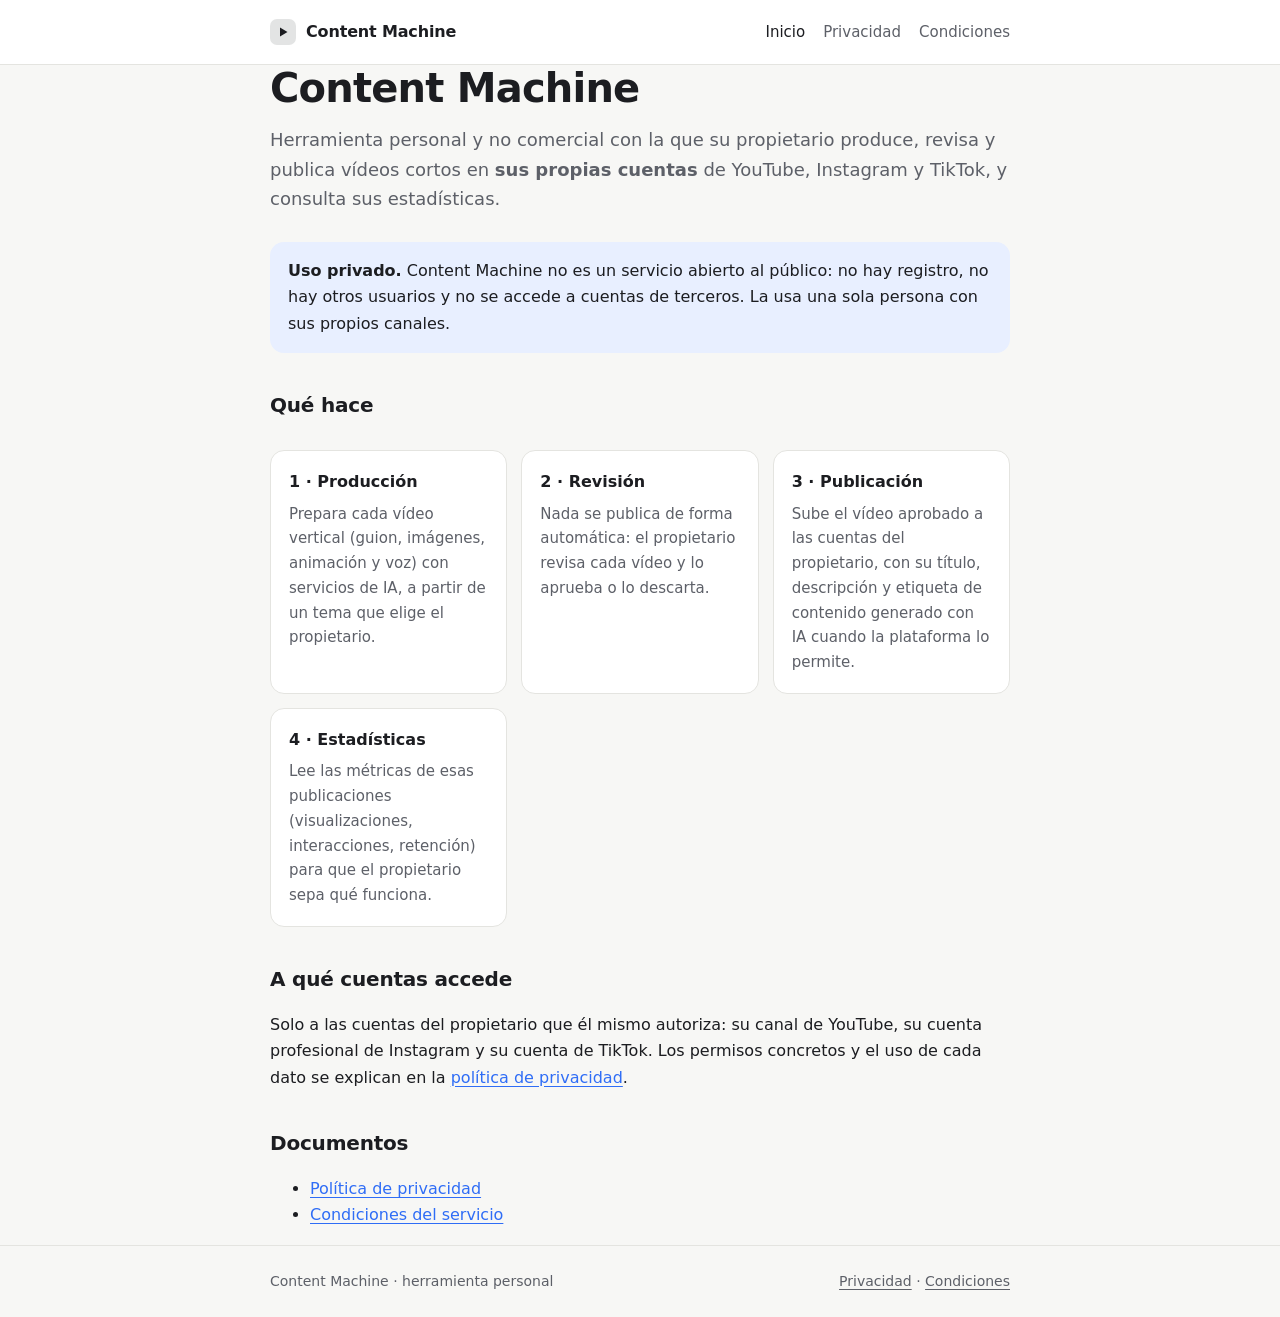
<file: index.html>
<!doctype html>
<html lang="es">
<head>
<meta charset="utf-8">
<meta name="viewport" content="width=device-width, initial-scale=1">
<title>Content Machine — herramienta personal de publicación de vídeos cortos</title>
<meta name="description" content="Content Machine es una herramienta personal y no comercial que ayuda a su propietario a producir, revisar y publicar vídeos cortos en sus propias cuentas de YouTube, Instagram y TikTok.">
<!-- VERIFICACION_GOOGLE -->
<link rel="stylesheet" href="estilos.css">
</head>
<body>
<header>
  <div class="contenedor">
    <a class="marca" href="./">
      <svg width="26" height="26" viewBox="0 0 26 26" aria-hidden="true"><rect width="26" height="26" rx="7" fill="currentColor" opacity=".12"/><path d="M10 8.5v9l7.5-4.5z" fill="currentColor"/></svg>
      Content Machine
    </a>
    <nav aria-label="Principal">
      <a href="./" aria-current="page">Inicio</a>
      <a href="privacidad.html">Privacidad</a>
      <a href="condiciones.html">Condiciones</a>
    </nav>
  </div>
</header>

<main class="contenedor">
  <h1>Content Machine</h1>
  <p class="lead">Herramienta personal y no comercial con la que su propietario produce, revisa y publica vídeos cortos en <strong>sus propias cuentas</strong> de YouTube, Instagram y TikTok, y consulta sus estadísticas.</p>

  <div class="aviso"><p><strong>Uso privado.</strong> Content Machine no es un servicio abierto al público: no hay registro, no hay otros usuarios y no se accede a cuentas de terceros. La usa una sola persona con sus propios canales.</p></div>

  <h2>Qué hace</h2>
  <div class="tarjetas">
    <div class="tarjeta"><h3>1 · Producción</h3><p>Prepara cada vídeo vertical (guion, imágenes, animación y voz) con servicios de IA, a partir de un tema que elige el propietario.</p></div>
    <div class="tarjeta"><h3>2 · Revisión</h3><p>Nada se publica de forma automática: el propietario revisa cada vídeo y lo aprueba o lo descarta.</p></div>
    <div class="tarjeta"><h3>3 · Publicación</h3><p>Sube el vídeo aprobado a las cuentas del propietario, con su título, descripción y etiqueta de contenido generado con IA cuando la plataforma lo permite.</p></div>
    <div class="tarjeta"><h3>4 · Estadísticas</h3><p>Lee las métricas de esas publicaciones (visualizaciones, interacciones, retención) para que el propietario sepa qué funciona.</p></div>
  </div>

  <h2>A qué cuentas accede</h2>
  <p>Solo a las cuentas del propietario que él mismo autoriza: su canal de YouTube, su cuenta profesional de Instagram y su cuenta de TikTok. Los permisos concretos y el uso de cada dato se explican en la <a href="privacidad.html">política de privacidad</a>.</p>

  <h2>Documentos</h2>
  <ul>
    <li><a href="privacidad.html">Política de privacidad</a></li>
    <li><a href="condiciones.html">Condiciones del servicio</a></li>
  </ul>
</main>

<footer>
  <div class="contenedor">
    <span>Content Machine · herramienta personal</span>
    <span><a href="privacidad.html">Privacidad</a> · <a href="condiciones.html">Condiciones</a></span>
  </div>
</footer>
</body>
</html>
</file>
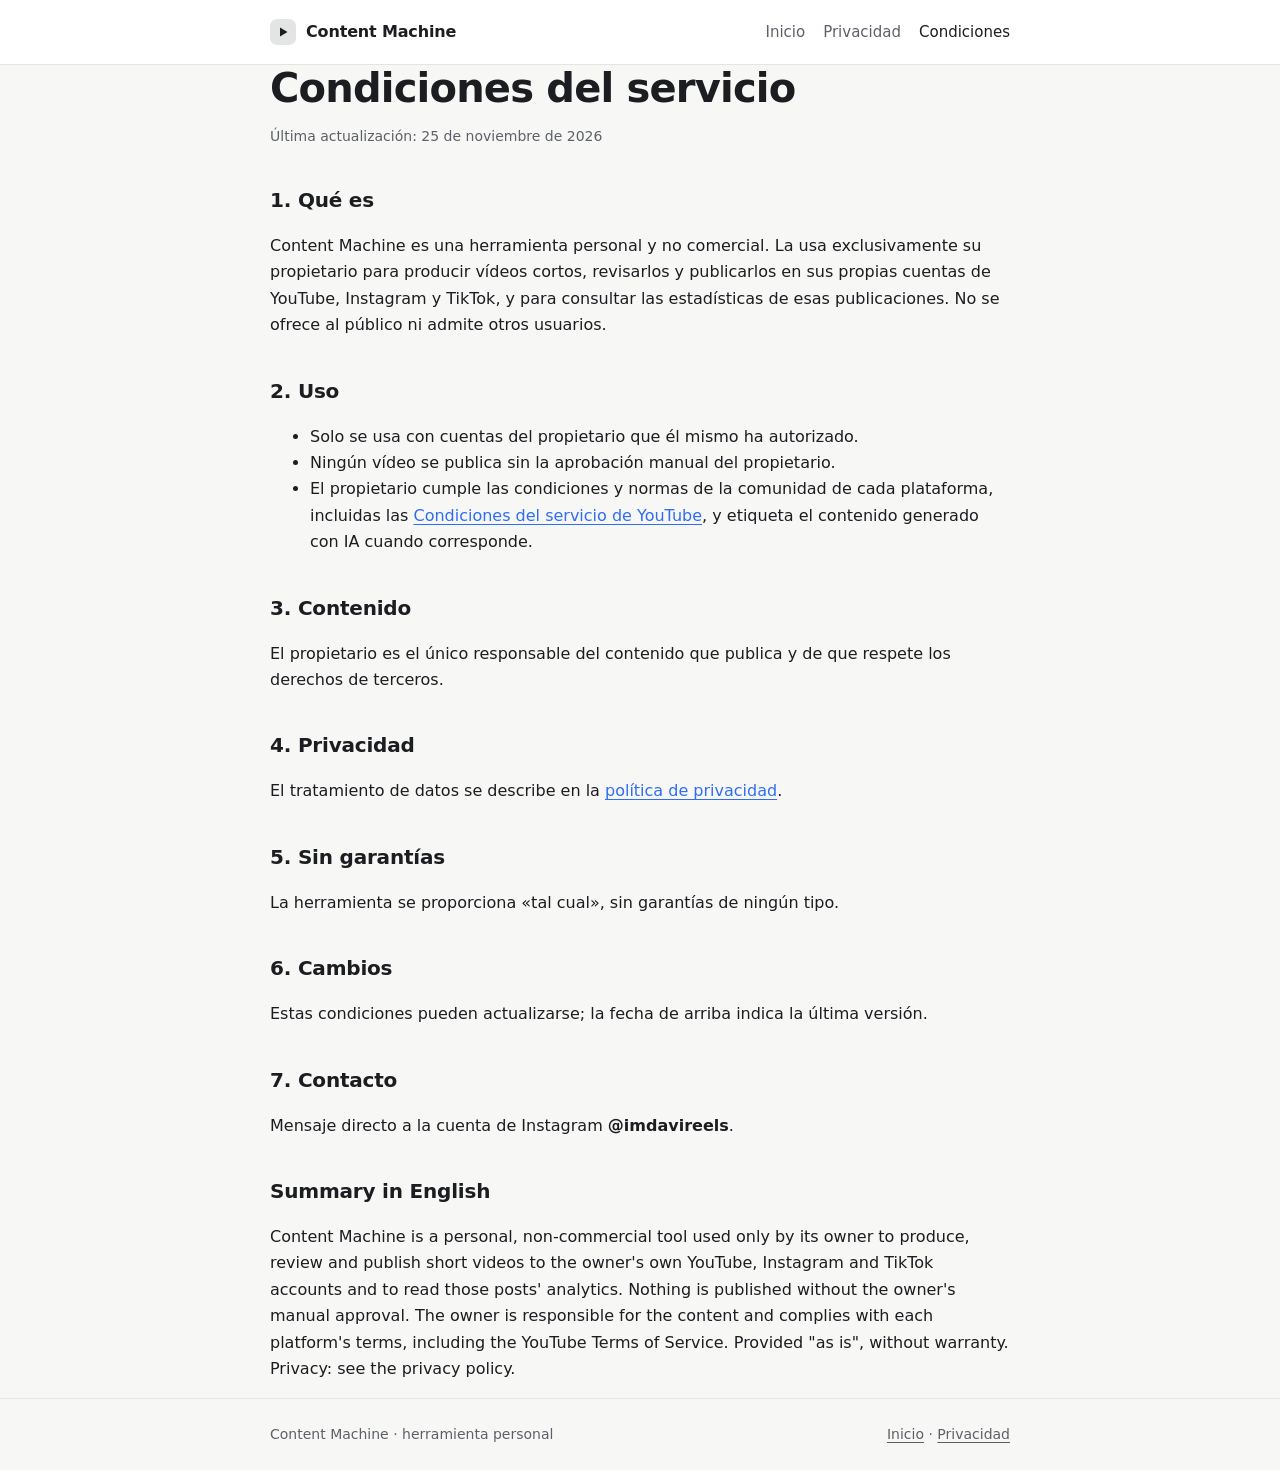
<file: condiciones.html>
<!doctype html>
<html lang="es">
<head>
<meta charset="utf-8">
<meta name="viewport" content="width=device-width, initial-scale=1">
<title>Condiciones del servicio — Content Machine</title>
<meta name="description" content="Condiciones de uso de Content Machine, herramienta personal de publicación de vídeos cortos.">
<link rel="stylesheet" href="estilos.css">
</head>
<body>
<header>
  <div class="contenedor">
    <a class="marca" href="./">
      <svg width="26" height="26" viewBox="0 0 26 26" aria-hidden="true"><rect width="26" height="26" rx="7" fill="currentColor" opacity=".12"/><path d="M10 8.5v9l7.5-4.5z" fill="currentColor"/></svg>
      Content Machine
    </a>
    <nav aria-label="Principal">
      <a href="./">Inicio</a>
      <a href="privacidad.html">Privacidad</a>
      <a href="condiciones.html" aria-current="page">Condiciones</a>
    </nav>
  </div>
</header>

<main class="contenedor">
  <h1>Condiciones del servicio</h1>
  <p class="fecha">Última actualización: 25 de noviembre de 2026</p>

  <h2>1. Qué es</h2>
  <p>Content Machine es una herramienta personal y no comercial. La usa exclusivamente su propietario para producir vídeos cortos, revisarlos y publicarlos en sus propias cuentas de YouTube, Instagram y TikTok, y para consultar las estadísticas de esas publicaciones. No se ofrece al público ni admite otros usuarios.</p>

  <h2>2. Uso</h2>
  <ul>
    <li>Solo se usa con cuentas del propietario que él mismo ha autorizado.</li>
    <li>Ningún vídeo se publica sin la aprobación manual del propietario.</li>
    <li>El propietario cumple las condiciones y normas de la comunidad de cada plataforma, incluidas las <a href="https://www.youtube.com/t/terms">Condiciones del servicio de YouTube</a>, y etiqueta el contenido generado con IA cuando corresponde.</li>
  </ul>

  <h2>3. Contenido</h2>
  <p>El propietario es el único responsable del contenido que publica y de que respete los derechos de terceros.</p>

  <h2>4. Privacidad</h2>
  <p>El tratamiento de datos se describe en la <a href="privacidad.html">política de privacidad</a>.</p>

  <h2>5. Sin garantías</h2>
  <p>La herramienta se proporciona «tal cual», sin garantías de ningún tipo.</p>

  <h2>6. Cambios</h2>
  <p>Estas condiciones pueden actualizarse; la fecha de arriba indica la última versión.</p>

  <h2>7. Contacto</h2>
  <p>Mensaje directo a la cuenta de Instagram <strong>@imdavireels</strong>.</p>

  <h2 id="english">Summary in English</h2>
  <p>Content Machine is a personal, non-commercial tool used only by its owner to produce, review and publish short videos to the owner's own YouTube, Instagram and TikTok accounts and to read those posts' analytics. Nothing is published without the owner's manual approval. The owner is responsible for the content and complies with each platform's terms, including the YouTube Terms of Service. Provided "as is", without warranty. Privacy: see the privacy policy.</p>
</main>

<footer>
  <div class="contenedor">
    <span>Content Machine · herramienta personal</span>
    <span><a href="./">Inicio</a> · <a href="privacidad.html">Privacidad</a></span>
  </div>
</footer>
</body>
</html>
</file>
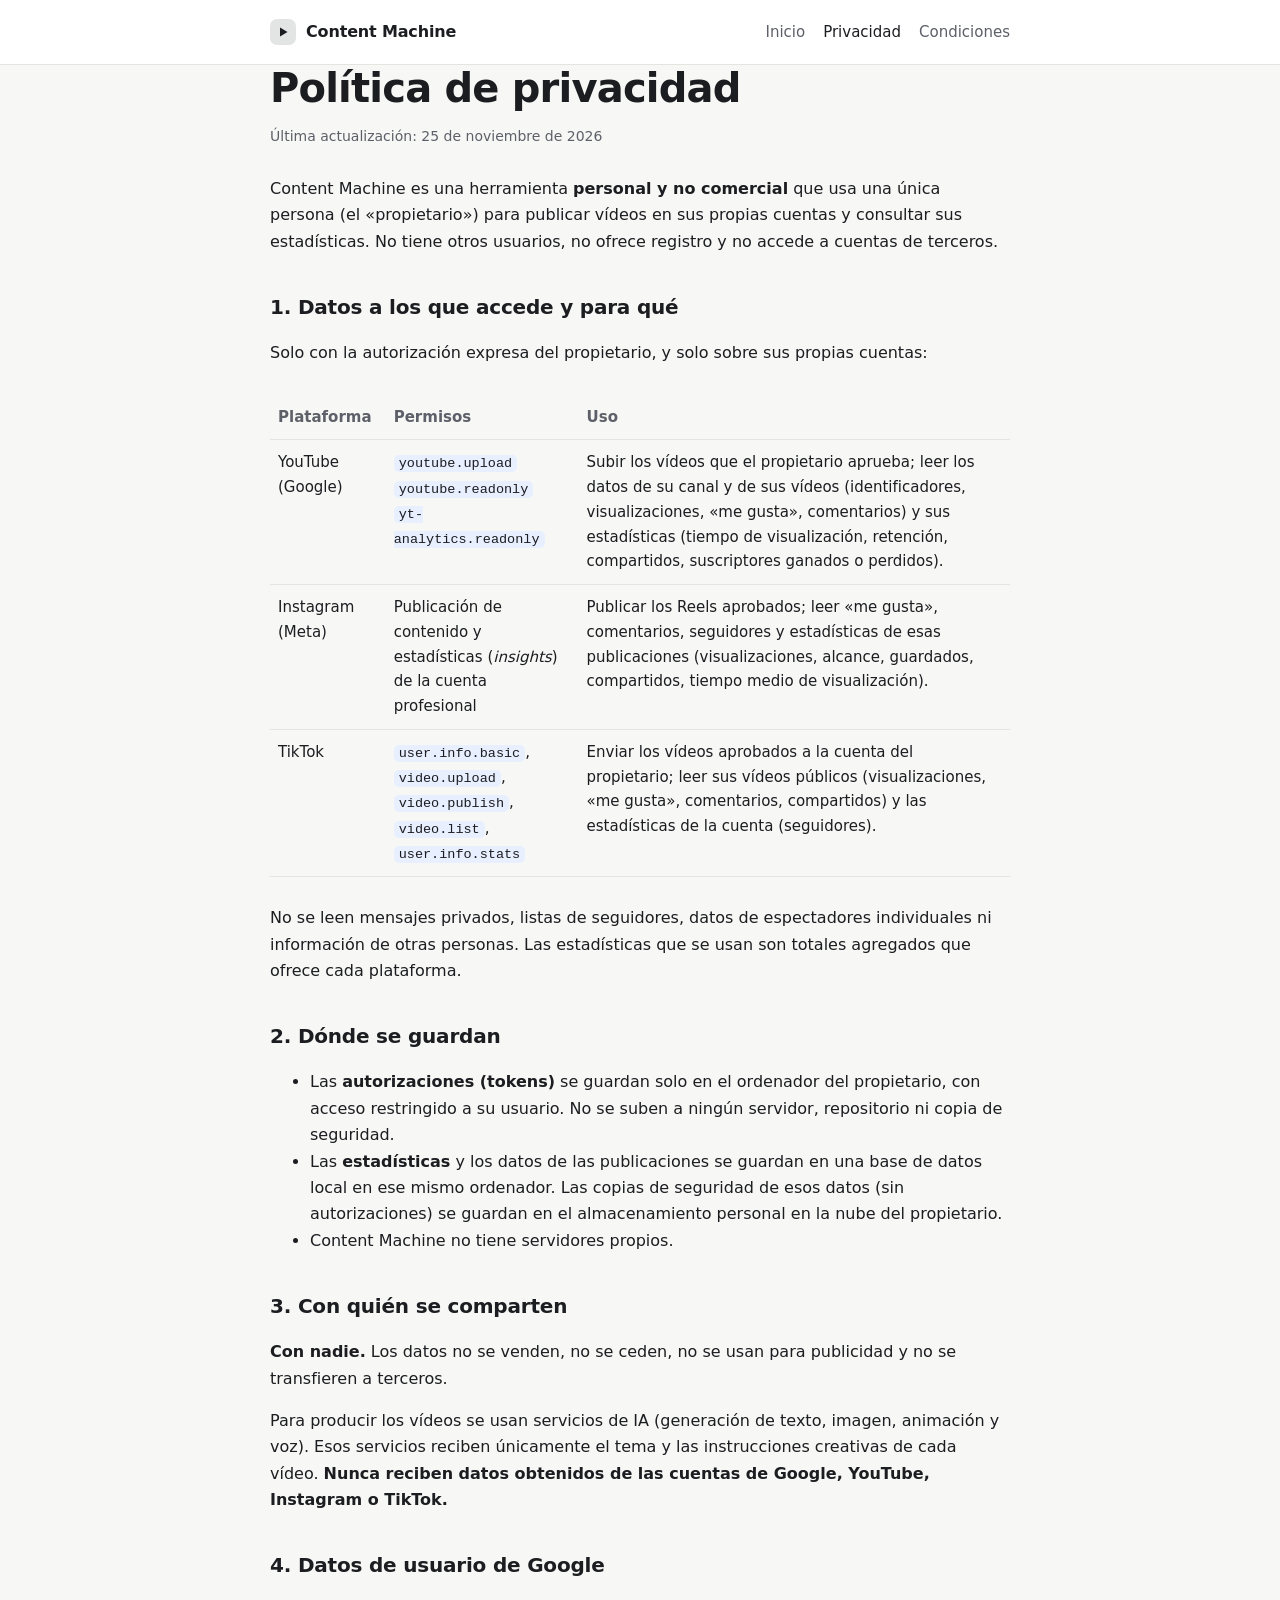
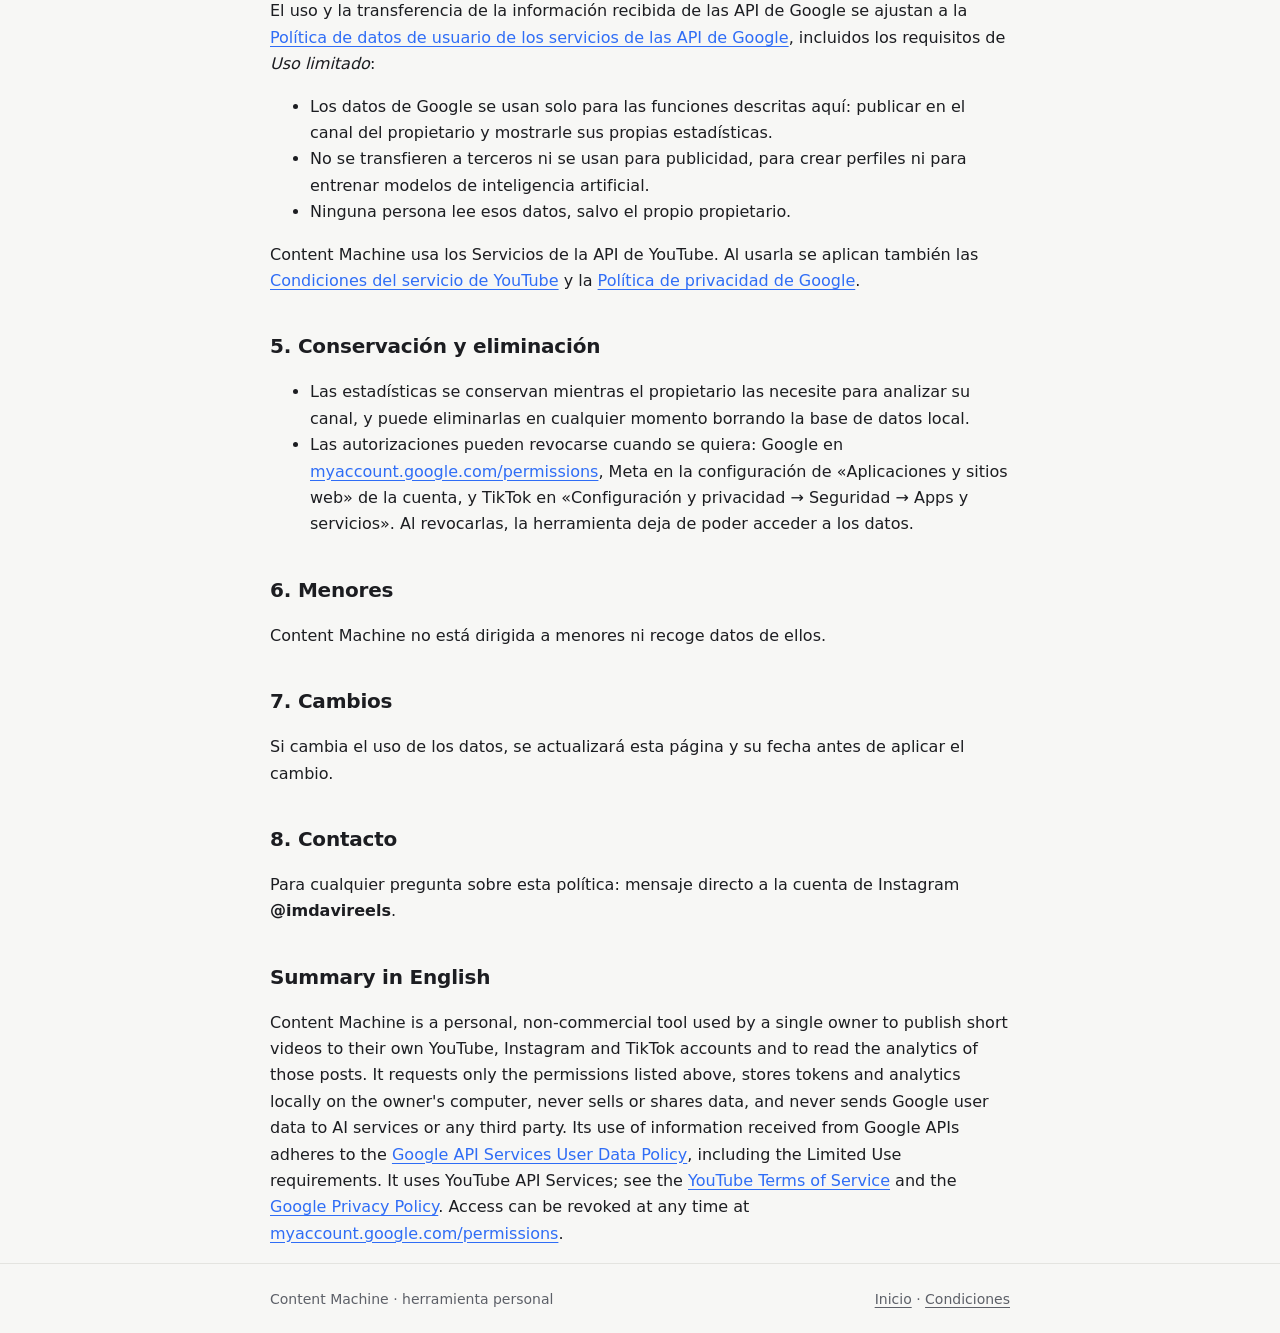
<file: privacidad.html>
<!doctype html>
<html lang="es">
<head>
<meta charset="utf-8">
<meta name="viewport" content="width=device-width, initial-scale=1">
<title>Política de privacidad — Content Machine</title>
<meta name="description" content="Qué datos usa Content Machine, para qué, dónde se guardan y cómo revocar el acceso.">
<link rel="stylesheet" href="estilos.css">
</head>
<body>
<header>
  <div class="contenedor">
    <a class="marca" href="./">
      <svg width="26" height="26" viewBox="0 0 26 26" aria-hidden="true"><rect width="26" height="26" rx="7" fill="currentColor" opacity=".12"/><path d="M10 8.5v9l7.5-4.5z" fill="currentColor"/></svg>
      Content Machine
    </a>
    <nav aria-label="Principal">
      <a href="./">Inicio</a>
      <a href="privacidad.html" aria-current="page">Privacidad</a>
      <a href="condiciones.html">Condiciones</a>
    </nav>
  </div>
</header>

<main class="contenedor">
  <h1>Política de privacidad</h1>
  <p class="fecha">Última actualización: 25 de noviembre de 2026</p>

  <p>Content Machine es una herramienta <strong>personal y no comercial</strong> que usa una única persona (el «propietario») para publicar vídeos en sus propias cuentas y consultar sus estadísticas. No tiene otros usuarios, no ofrece registro y no accede a cuentas de terceros.</p>

  <h2>1. Datos a los que accede y para qué</h2>
  <p>Solo con la autorización expresa del propietario, y solo sobre sus propias cuentas:</p>
  <div class="tabla"><table>
    <thead><tr><th>Plataforma</th><th>Permisos</th><th>Uso</th></tr></thead>
    <tbody>
      <tr><td>YouTube (Google)</td>
          <td><code>youtube.upload</code><br><code>youtube.readonly</code><br><code>yt-analytics.readonly</code></td>
          <td>Subir los vídeos que el propietario aprueba; leer los datos de su canal y de sus vídeos (identificadores, visualizaciones, «me gusta», comentarios) y sus estadísticas (tiempo de visualización, retención, compartidos, suscriptores ganados o perdidos).</td></tr>
      <tr><td>Instagram (Meta)</td>
          <td>Publicación de contenido y estadísticas (<em>insights</em>) de la cuenta profesional</td>
          <td>Publicar los Reels aprobados; leer «me gusta», comentarios, seguidores y estadísticas de esas publicaciones (visualizaciones, alcance, guardados, compartidos, tiempo medio de visualización).</td></tr>
      <tr><td>TikTok</td>
          <td><code>user.info.basic</code>, <code>video.upload</code>, <code>video.publish</code>, <code>video.list</code>, <code>user.info.stats</code></td>
          <td>Enviar los vídeos aprobados a la cuenta del propietario; leer sus vídeos públicos (visualizaciones, «me gusta», comentarios, compartidos) y las estadísticas de la cuenta (seguidores).</td></tr>
    </tbody>
  </table></div>
  <p>No se leen mensajes privados, listas de seguidores, datos de espectadores individuales ni información de otras personas. Las estadísticas que se usan son totales agregados que ofrece cada plataforma.</p>

  <h2>2. Dónde se guardan</h2>
  <ul>
    <li>Las <strong>autorizaciones (tokens)</strong> se guardan solo en el ordenador del propietario, con acceso restringido a su usuario. No se suben a ningún servidor, repositorio ni copia de seguridad.</li>
    <li>Las <strong>estadísticas</strong> y los datos de las publicaciones se guardan en una base de datos local en ese mismo ordenador. Las copias de seguridad de esos datos (sin autorizaciones) se guardan en el almacenamiento personal en la nube del propietario.</li>
    <li>Content Machine no tiene servidores propios.</li>
  </ul>

  <h2>3. Con quién se comparten</h2>
  <p><strong>Con nadie.</strong> Los datos no se venden, no se ceden, no se usan para publicidad y no se transfieren a terceros.</p>
  <p>Para producir los vídeos se usan servicios de IA (generación de texto, imagen, animación y voz). Esos servicios reciben únicamente el tema y las instrucciones creativas de cada vídeo. <strong>Nunca reciben datos obtenidos de las cuentas de Google, YouTube, Instagram o TikTok.</strong></p>

  <h2>4. Datos de usuario de Google</h2>
  <p>El uso y la transferencia de la información recibida de las API de Google se ajustan a la <a href="https://developers.google.com/terms/api-services-user-data-policy">Política de datos de usuario de los servicios de las API de Google</a>, incluidos los requisitos de <em>Uso limitado</em>:</p>
  <ul>
    <li>Los datos de Google se usan solo para las funciones descritas aquí: publicar en el canal del propietario y mostrarle sus propias estadísticas.</li>
    <li>No se transfieren a terceros ni se usan para publicidad, para crear perfiles ni para entrenar modelos de inteligencia artificial.</li>
    <li>Ninguna persona lee esos datos, salvo el propio propietario.</li>
  </ul>
  <p>Content Machine usa los Servicios de la API de YouTube. Al usarla se aplican también las <a href="https://www.youtube.com/t/terms">Condiciones del servicio de YouTube</a> y la <a href="https://policies.google.com/privacy">Política de privacidad de Google</a>.</p>

  <h2>5. Conservación y eliminación</h2>
  <ul>
    <li>Las estadísticas se conservan mientras el propietario las necesite para analizar su canal, y puede eliminarlas en cualquier momento borrando la base de datos local.</li>
    <li>Las autorizaciones pueden revocarse cuando se quiera: Google en <a href="https://myaccount.google.com/permissions">myaccount.google.com/permissions</a>, Meta en la configuración de «Aplicaciones y sitios web» de la cuenta, y TikTok en «Configuración y privacidad → Seguridad → Apps y servicios». Al revocarlas, la herramienta deja de poder acceder a los datos.</li>
  </ul>

  <h2>6. Menores</h2>
  <p>Content Machine no está dirigida a menores ni recoge datos de ellos.</p>

  <h2>7. Cambios</h2>
  <p>Si cambia el uso de los datos, se actualizará esta página y su fecha antes de aplicar el cambio.</p>

  <h2>8. Contacto</h2>
  <p>Para cualquier pregunta sobre esta política: mensaje directo a la cuenta de Instagram <strong>@imdavireels</strong>.</p>

  <h2 id="english">Summary in English</h2>
  <p>Content Machine is a personal, non-commercial tool used by a single owner to publish short videos to their own YouTube, Instagram and TikTok accounts and to read the analytics of those posts. It requests only the permissions listed above, stores tokens and analytics locally on the owner's computer, never sells or shares data, and never sends Google user data to AI services or any third party. Its use of information received from Google APIs adheres to the <a href="https://developers.google.com/terms/api-services-user-data-policy">Google API Services User Data Policy</a>, including the Limited Use requirements. It uses YouTube API Services; see the <a href="https://www.youtube.com/t/terms">YouTube Terms of Service</a> and the <a href="https://policies.google.com/privacy">Google Privacy Policy</a>. Access can be revoked at any time at <a href="https://myaccount.google.com/permissions">myaccount.google.com/permissions</a>.</p>
</main>

<footer>
  <div class="contenedor">
    <span>Content Machine · herramienta personal</span>
    <span><a href="./">Inicio</a> · <a href="condiciones.html">Condiciones</a></span>
  </div>
</footer>
</body>
</html>
</file>
<file: estilos.css>
:root{
  --fondo:#f7f7f5; --panel:#ffffff; --texto:#1c1d21; --suave:#5d6068; --linea:#e4e4e0;
  --acento:#2f6df6; --acento-suave:#e8efff; --radio:14px;
  --fuente:system-ui,-apple-system,"Segoe UI",Roboto,"Helvetica Neue",Arial,sans-serif;
}
@media (prefers-color-scheme:dark){
  :root{--fondo:#0f1115; --panel:#161920; --texto:#e9eaee; --suave:#a3a7b3; --linea:#262a33;
        --acento:#7aa2ff; --acento-suave:#1b2440;}
}
*{box-sizing:border-box}
html{-webkit-text-size-adjust:100%}
body{margin:0;background:var(--fondo);color:var(--texto);font:16px/1.65 var(--fuente)}
a{color:var(--acento);text-underline-offset:3px}
.contenedor{max-width:780px;margin:0 auto;padding:0 20px}
header{border-bottom:1px solid var(--linea);background:var(--panel)}
header .contenedor{display:flex;align-items:center;justify-content:space-between;gap:16px;min-height:64px;flex-wrap:wrap}
.marca{display:flex;align-items:center;gap:10px;font-weight:700;letter-spacing:-.01em;color:var(--texto);text-decoration:none}
.marca svg{flex:none}
nav{display:flex;gap:18px;flex-wrap:wrap;font-size:15px}
nav a{color:var(--suave);text-decoration:none}
nav a:hover,nav a[aria-current="page"]{color:var(--texto)}
main{padding:48px 0 56px}
h1{font-size:clamp(28px,5vw,40px);line-height:1.15;letter-spacing:-.02em;margin:0 0 14px}
h2{font-size:20px;margin:36px 0 10px;letter-spacing:-.01em}
h3{font-size:16px;margin:22px 0 6px}
p,li{color:var(--texto)}
.lead{font-size:18px;color:var(--suave);margin:0 0 28px}
.fecha{color:var(--suave);font-size:14px;margin:0 0 28px}
.tarjetas{display:grid;grid-template-columns:repeat(auto-fit,minmax(210px,1fr));gap:14px;margin:28px 0}
.tarjeta{background:var(--panel);border:1px solid var(--linea);border-radius:var(--radio);padding:18px}
.tarjeta h3{margin:0 0 6px}
.tarjeta p{margin:0;color:var(--suave);font-size:15px}
.aviso{background:var(--acento-suave);border-radius:var(--radio);padding:16px 18px;margin:24px 0}
.aviso p{margin:0}
table{width:100%;border-collapse:collapse;font-size:15px;margin:12px 0}
th,td{text-align:left;padding:10px 8px;border-bottom:1px solid var(--linea);vertical-align:top}
th{color:var(--suave);font-weight:600}
code{font-family:ui-monospace,SFMono-Regular,Consolas,monospace;font-size:13.5px;background:var(--acento-suave);padding:1px 5px;border-radius:5px;word-break:break-word}
.tabla{overflow-x:auto}
@media (max-width:600px){
  header .contenedor{padding-top:10px;padding-bottom:10px}
  main{padding-top:32px}
  table,thead,tbody,tr,th,td{display:block}
  thead{display:none}
  tr{border:1px solid var(--linea);border-radius:var(--radio);padding:10px 12px;margin:0 0 12px;background:var(--panel)}
  td{border:0;padding:4px 0}
  td:first-child{font-weight:700}
  code{word-break:normal;white-space:nowrap}
}
footer{border-top:1px solid var(--linea);padding:24px 0;color:var(--suave);font-size:14px}
footer .contenedor{display:flex;gap:16px;flex-wrap:wrap;justify-content:space-between}
footer a{color:var(--suave)}
</file>
